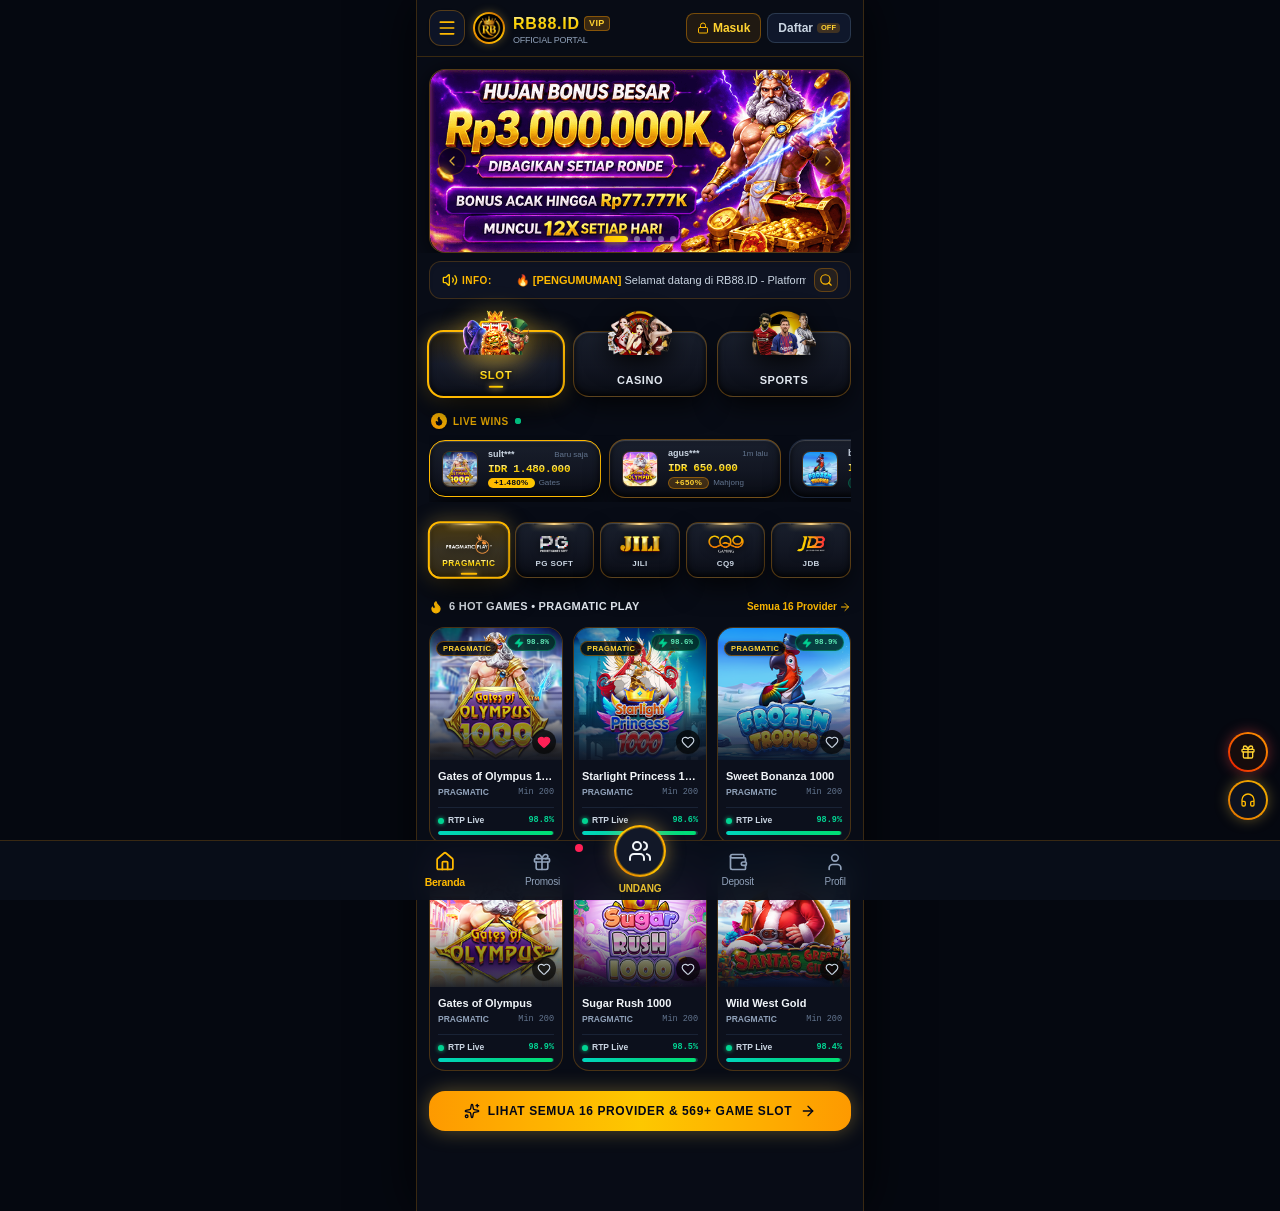
<file: index.html>
<!doctype html>
<html lang="id">
  <head>
    <meta charset="UTF-8" />
    <meta name="viewport" content="width=device-width, initial-scale=1.0, maximum-scale=1.0, user-scalable=no" />
    <title>RB88.ID | Portal Game & Slot Online Resmi Terpercaya</title>
    <meta name="description" content="RB88.ID - Platform game online resmi terpercaya dengan jackpot terbesar, bonus melimpah, dan transaksi tercepat." />
    <meta property="og:title" content="RB88.ID | Portal Game & Slot Online Resmi Terpercaya" />
    <meta property="og:description" content="RB88.ID - Platform game online resmi terpercaya dengan jackpot terbesar, bonus melimpah, dan transaksi tercepat." />
    <meta property="og:type" content="website" />
    <meta property="og:image" content="./assets/aistudio/Generated_Image_November_06__2026_-_9_22PM_8519345f.jpg" />
    <meta name="twitter:card" content="summary_large_image" />
    <link rel="icon" type="image/jpeg" href="./assets/aistudio/Generated_Image_November_06__2026_-_9_22PM_8519345f.jpg" />
    <script type="module" crossorigin src="./assets/index-r7wLA_Nj.js"></script>
    <link rel="stylesheet" crossorigin href="./assets/index-CocwuJ7R.css">
  </head>
  <body class="bg-[#070a11] text-slate-100 antialiased select-none selection:bg-amber-500/30 selection:text-amber-200">
    <div id="root"></div>
  </body>
</html>
</file>
